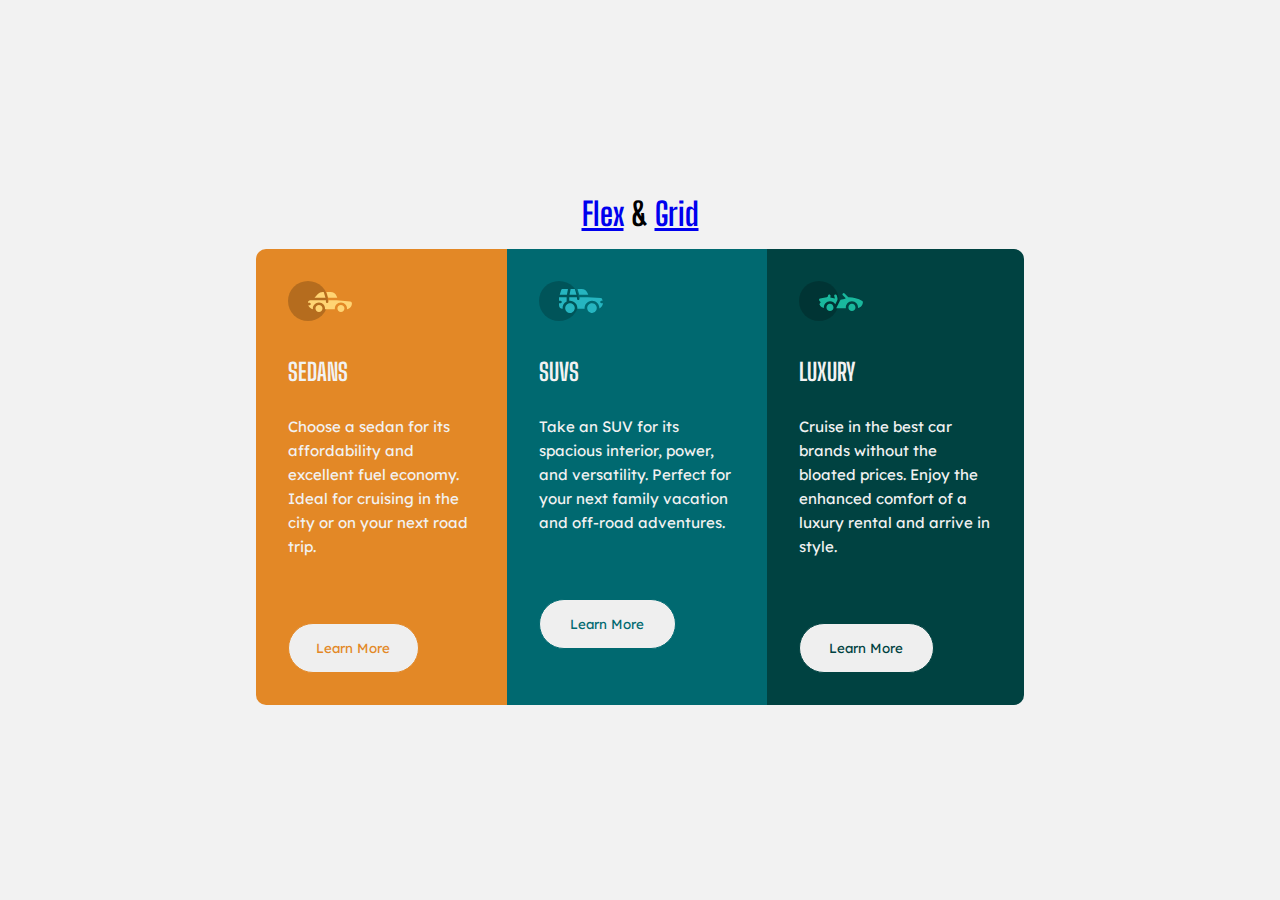
<file: index.html>
<!DOCTYPE html>
<html lang="en">
<head>
  <meta charset="UTF-8">
  <meta http-equiv="X-UA-Compatible" content="IE=edge">
  <meta name="viewport" content="width=device-width, initial-scale=1.0">
  <link rel="stylesheet" href="style.css">
  <link rel="shortcut icon" href="favicon.ico" type="image/x-icon">
  <title>Flex & Grid</title>
</head>
<body>
  <main class="container">
    <header class="nav">
      <h1><a href="index.html">Flex</a> & <a href="grid.html">Grid</a></h1>
    </header>
    <section class="flex-box">
      <div class="box sedan">
        <img src="icon-sedans.svg" alt="sedan">
        <h2>SEDANS</h2>
        <p>Choose a sedan for its affordability and excellent fuel economy. Ideal for cruising in the city or on your next road trip.</p>
        <button>Learn More</button>
      </div>
      <div class="box suv">
        <img src="icon-suvs.svg" alt="suv">
        <h2>SUVS</h2>
        <p>Take an SUV for its spacious interior,  power,  and versatility. Perfect for your next family vacation and off-road adventures.</p>
        <button>Learn More</button>
      </div>
      <div class="box luxury">
        <img src="icon-luxury.svg" alt="luxury">
        <h2>LUXURY</h2>
        <p>Cruise in the best car brands without the bloated prices. Enjoy the enhanced comfort of a luxury rental and arrive in style.</p>
        <button>Learn More</button>
      </div>
    </section>
  </main>
</body>
</html>
</file>
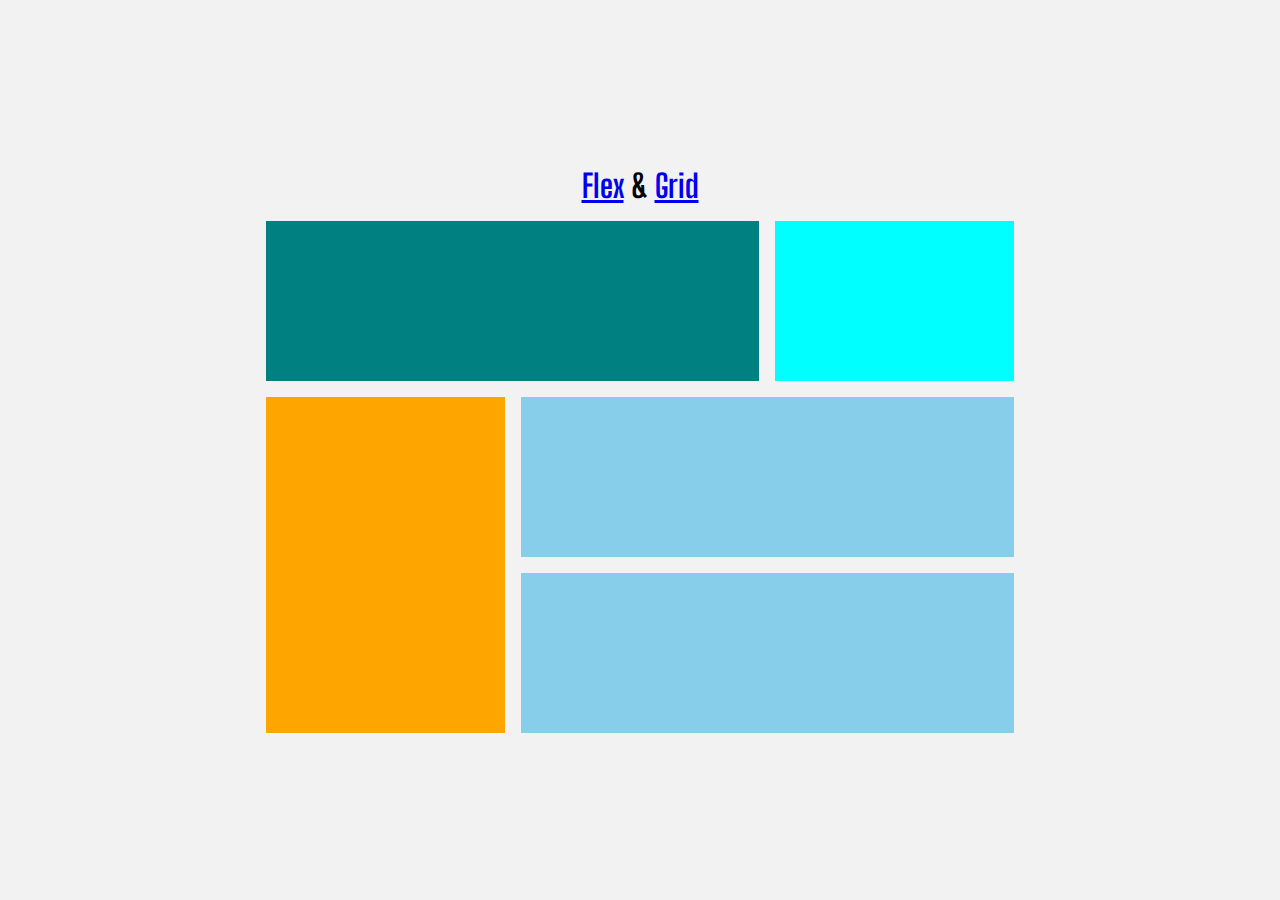
<file: grid.html>
<!DOCTYPE html>
<html lang="en">
<head>
  <meta charset="UTF-8">
  <meta http-equiv="X-UA-Compatible" content="IE=edge">
  <meta name="viewport" content="width=device-width, initial-scale=1.0">
  <link rel="stylesheet" href="grid.css">
  <link rel="shortcut icon" href="favicon.ico" type="image/x-icon">
  <title>Flex & Grid</title>
</head>
<body>
  <header>
    <h1><a href="index.html">Flex</a> & <a href="grid.html">Grid</a></h1>
  </header>
  
  <section class="grid-box">
    <div class="item box-1"></div>
    <div class="item box-2"></div>
    <div class="item box-3"></div>
    <div class="item box-4"></div>
    <div class="item box-5"></div>
  </section>
</body>
</html>
</file>
<file: style.css>
@import url('https://fonts.googleapis.com/css2?family=Big+Shoulders+Display:wght@700&family=Lexend+Deca&display=swap');


* {
  padding: 0;
  margin: 0;
  box-sizing: border-box;
}

body {
  font-family: 'Lexend Deca', sans-serif;
  width: 100vw;
  min-height: 100vh;
  background-color: hsl(0, 0%, 95%);
  color: hsl(0, 0%, 95%);
  display: flex;
  align-items: center;
  justify-content: center;
}

h1, h2 {
  font-family: 'Big Shoulders Display', cursive;
}

a:hover {
  color: hsl(31, 77%, 52%);
}

.container {
  max-width: 60%;
  height: auto;
}

.container .nav {
  color: #000;
  text-align: center;
  margin-bottom: 1rem;
}

.container .flex-box {
  display: flex;
  height: 100%;
  width: 100%;
}

.container .flex-box .box {
  padding: 2rem;
  line-height: 1.6;
}

.container .flex-box .sedan {
  background-color: hsl(31, 77%, 52%);
  border-top-left-radius: 10px;
  border-bottom-left-radius: 10px;
}
.container .flex-box .suv {
  background-color: hsl(184, 100%, 22%);
}
.container .flex-box .luxury {
  background-color: hsl(179, 100%, 13%);
  border-top-right-radius: 10px;
  border-bottom-right-radius: 10px;
}

.container .flex-box .box img, .container .flex-box .box h2 {
  margin-bottom: 1.5rem;
}

.container .flex-box .box p {
  font-size: 15px;
  margin-bottom: 4rem;
}

.container .flex-box .box button {
  display: inline-block;
  width: 70%;
  font-family: 'Lexend Deca', sans-serif;
  padding: 1rem 1.5rem;
  border-radius: 3rem;
  outline: none;
  border: 0;
  cursor: pointer;
}

.container .flex-box .sedan button {
  color: hsl(31, 77%, 52%);
  border: 1px solid hsl(31, 77%, 52%);
}

.container .flex-box .sedan button:hover {
  background-color: hsl(31, 77%, 52%);
  color: hsl(0, 0%, 95%);
  border: 1px solid hsl(0, 0%, 95%);
}

.container .flex-box .suv button {
  color: hsl(184, 100%, 22%);
  border: 1px solid hsl(184, 100%, 22%);
}

.container .flex-box .suv button:hover {
  background-color: hsl(184, 100%, 22%);
  color: hsl(0, 0%, 95%);
  border: 1px solid hsl(0, 0%, 95%);
}

.container .flex-box .luxury button {
  color: hsl(179, 100%, 13%);
  border: 1px solid hsl(179, 100%, 13%);
}

.container .flex-box .luxury button:hover {
  background-color: hsl(179, 100%, 13%);
  color: hsl(0, 0%, 95%);
  border: 1px solid hsl(0, 0%, 95%);
}


@media screen and (max-width: 768px) {
  body {
    display: block;
    max-width: 100vw;
    overflow-x: hidden;
  }

  .container {
    margin: auto;
    max-width: 80%;
    padding: 1rem 0;
  }
  .container .flex-box {
    display: flex;
    flex-direction: column;
  }

  .container .flex-box .sedan {
    border-top-left-radius: 10px;
    border-bottom-left-radius: 0;
    border-top-right-radius: 10px;
  }

  .container .flex-box .luxury {
    border-top-right-radius: 0;
    border-bottom-right-radius: 10px;
    border-bottom-left-radius: 10px;
  }

  .container .flex-box .box button {
    width: 100%;
  }
}
</file>
<file: grid.css>
@import url('https://fonts.googleapis.com/css2?family=Big+Shoulders+Display:wght@700&family=Lexend+Deca&display=swap');

* {
  padding: 0;
  margin: 0;
  box-sizing: border-box;
}

body {
  font-family: 'Lexend Deca', sans-serif;
  width: 100vw;
  min-height: 100vh;
  background-color: hsl(0, 0%, 95%);
  color: hsl(0, 0%, 0%);
  display: flex;
  padding: 1rem;
  flex-direction: column;
  align-items: center;
  justify-content: center;
}

h1 {
  font-family: 'Big Shoulders Display', cursive;
  margin-bottom: 1rem;
}

a:hover {
  color: hsl(31, 77%, 52%);
}

.nav {
  color: #000;
  text-align: center;
  margin-bottom: 1rem;
}

.grid-box {
  display: grid;
  width: 60%;
  height: 60%;
  grid-template-columns: repeat(3, 1fr);
  grid-gap: 1rem;
}

.item {
  padding: 5rem;
  text-align: center;
}

.box-1 {
  background-color: teal;
  grid-column: 1 /span 2;
}

.box-2 {
  background-color: cyan;
}

.box-3 {
  background-color: orange;
  grid-row: 2 /span 2;
}

.box-4, .box-5 {
  background-color: skyblue;
  grid-column: 2 /span 2;
}

@media screen and (max-width: 768px) {
  .grid-box {
    display: grid;
    margin: auto;
    width: 70%;
    height: 60%;
    grid-template-columns: repeat(1, 100%);
    grid-gap: 1rem;
  }

  .box-1 {
    grid-column: 1;
  }
  
  .box-3 {
    grid-row: 3;
  }
  
  .box-4 {
    grid-column: 1;
  }
  .box-5 {
    grid-column: 1;
  }
}
</file>
